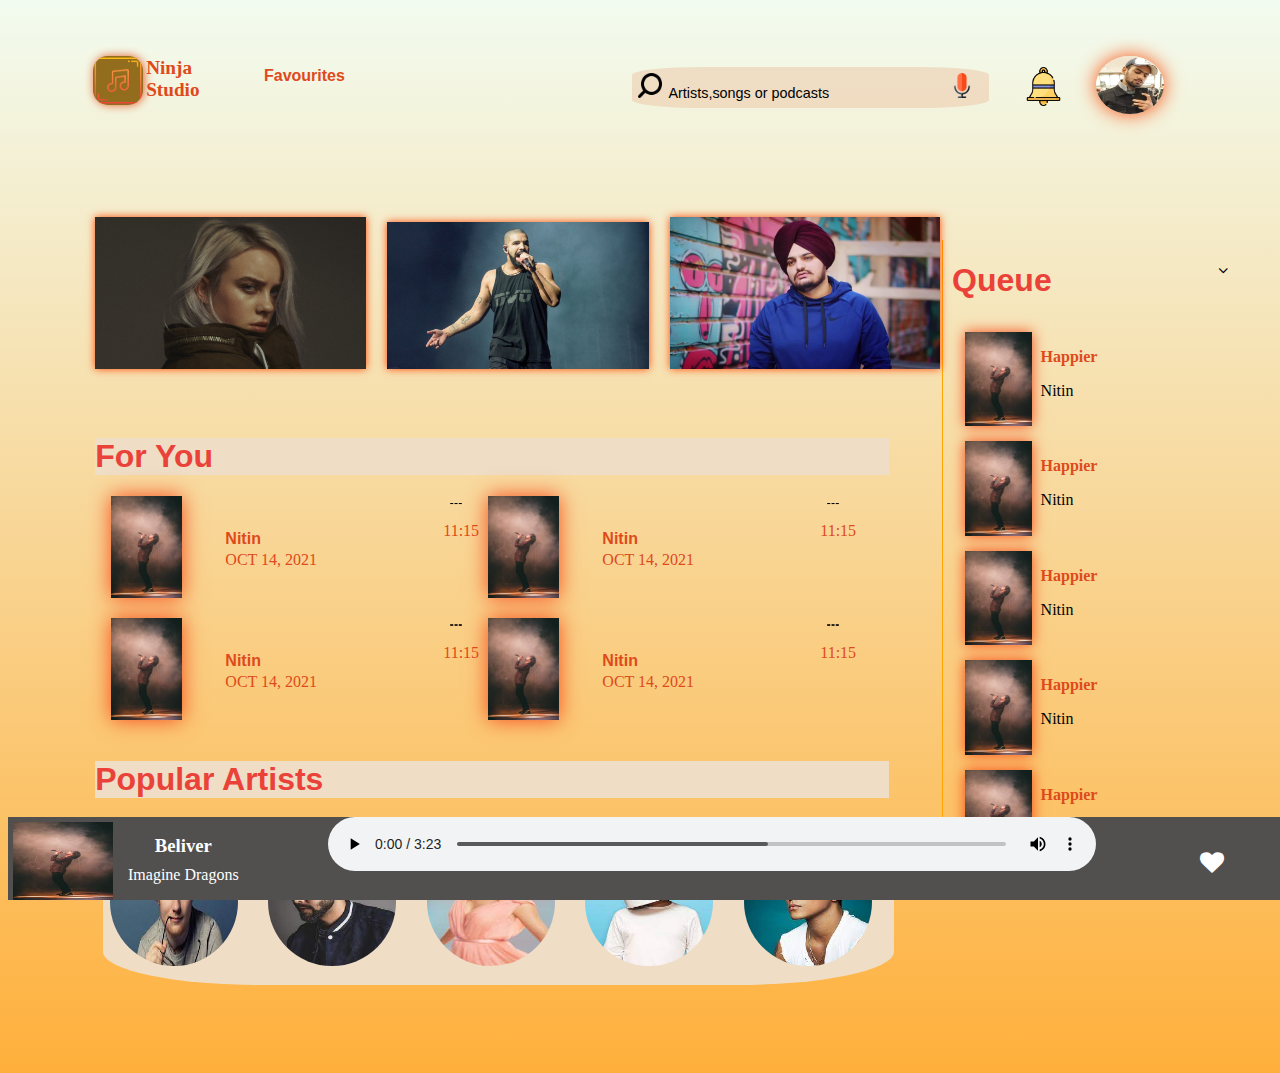
<file: index.html>
<!DOCTYPE html>
<html>
<head>
	<meta name="keywords" content="music musicplayer songs artists videos">
	<link rel="shortcut icon" type="image/x-icon" href="Assests/favicon.png">
	<link rel="stylesheet" href="https://cdnjs.cloudflare.com/ajax/libs/font-awesome/4.7.0/css/font-awesome.min.css">
	<link rel="stylesheet" type="text/css" href="indexCSS.css">
	<title>Ninja Studio</title>
</head>
<body>

	<header id="page-header">
		<div id="logo-container" class="header">
			<img src="Assests/favicon.png" alt="Ninja studio">
			<p>Ninja Studio</p>
		</div>
		<div id="favourties" class="header">
			<a href="">Favourites</a>
		</div>
		<div id="search-bar" class="header">
			<form id="search-bar-form">
				<div>
    				<a href="">
    					<img src="Assests/searchicon.png"/ class="search-bar-image" id="search-image">
    				</a>
    				<input type="text" name="search" placeholder="Artists,songs or podcasts">
    				<a href="">
    					<img src="Assests/micicon.png" class="search-bar-image" id="mic-image">
    				</a>
				</div>
			</form>
		</div>
		<div id="notification-bell-container" class="header">
			<a href="">
				<img src="Assests/bellicon.png">
			</a>
		</div>
		<div id="profile-pic-container" class="header">
			<img src="Assests/my1.jpg">
		</div>
	</header>

	<main>
		
		<section id="cover-photos">
			<img src="Assests/music1.jpg" id="music1">
			<img src="Assests/music2.jpg" id="music2">
			<img src="Assests/music3.jpg" id="music3">
		</section>

		<section id="special">
			<h1 class="section-heading">
				For You
			</h1>
			<div id="special-container">
				<div class="special-artist">
						<div class="special-artist-container">
						<div class="artist-image-container">
							<img src="Assests/artist.jpg">
						</div>
						<div class="artist-info-container">
							<p class="artist-name">Nitin</p>
							<p class="artist-date">OCT 14, 2021</p>
						</div>
						<div class="dropdown-list">
							<button class="button">
								<img src="Assests/dropdownicon.png" alt="dropdown-list-icon">
							</button>
							
							<div class="dropdown-content">
								<ul>
									<li>
						    			<a href="#">Add</a>
						    		</li>
						    		<li>
						  				<a href="file:///D:/webdevelop/Music%20Player/Playlist.html" target="_blank">Play</a>
						  			</li>
						  			<li>
						  				<a href="#">Favourite</a>
						  			</li>
						  		</ul>
						  	</div>
							<p id="artist-time">11:15</p>	
						</div>
					</div>
				</div>
				<div class="special-artist">
					<div class="special-artist-container">
						<div class="artist-image-container">
							<img src="Assests/artist.jpg">
						</div>
						<div class="artist-info-container">
							<p class="artist-name">Nitin</p>
							<p class="artist-date">OCT 14, 2021</p>
						</div>
						<div class="dropdown-list">
							<button class="button">
								<img src="Assests/dropdownicon.png" alt="dropdown-list-icon">
							</button>
							
							<div class="dropdown-content">
								<ul>
									<li>
						    			<a href="#">Add</a>
						    		</li>
						    		<li>
						  				<a href="file:///D:/webdevelop/Music%20Player/Playlist.html" target="_blank">Play</a>
						  			</li>
						  			<li>
						  				<a href="#">Favourite</a>
						  			</li>
						  		</ul>
						  	</div>
							<p id="artist-time">11:15</p>	
						</div>
					</div>
				</div>
				<div class="special-artist">
					<div class="special-artist-container">
						<div class="artist-image-container">
							<img src="Assests/artist.jpg">
						</div>
						<div class="artist-info-container">
							<p class="artist-name">Nitin</p>
							<p class="artist-date">OCT 14, 2021</p>
						</div>
						<div class="dropdown-list">
							<button class="button">
								<img src="Assests/dropdownicon.png" alt="dropdown-list-icon">
							</button>
							
							<div class="dropdown-content">
								<ul>
									<li>
						    			<a href="#">Add</a>
						    		</li>
						    		<li>
						  				<a href="file:///D:/webdevelop/Music%20Player/Playlist.html" target="_blank">Play</a>
						  			</li>
						  			<li>
						  				<a href="#">Favourite</a>
						  			</li>
						  		</ul>
						  	</div>
							<p id="artist-time">11:15</p>	
						</div>
					</div>
				</div>
				<div class="special-artist">
					<div class="special-artist-container">
						<div class="artist-image-container">
							<img src="Assests/artist.jpg">
						</div>
						<div class="artist-info-container">
							<p class="artist-name">Nitin</p>
							<p class="artist-date">OCT 14, 2021</p>
						</div>
						<div class="dropdown-list">
							<button class="button">
								<img src="Assests/dropdownicon.png" alt="dropdown-list-icon">
							</button>
							
							<div class="dropdown-content">
								<ul>
									<li>
						    			<a href="#">Add</a>
						    		</li>
						    		<li>
						  				<a href="file:///D:/webdevelop/Music%20Player/Playlist.html" target="_blank">Play</a>
						  			</li>
						  			<li>
						  				<a href="#">Favourite</a>
						  			</li>
						  		</ul>
						  	</div>
							<p id="artist-time">11:15</p>	
						</div>
					</div>
				</div>
					
				</div>
			</div>
		</section>

		<section id="popular-artists">
			<h1 class="section-heading">
				Popular Artists
			</h1>
			<div class="artist-photo-container">
				<div class="artist" id="EDsheeran">
					<p>Ed Sheeran</p>
				</div>
				<div class="artist" id="AP">
					<p>AP dhillon</p>
				</div>
				<div class="artist" id="taylor">
					<p>Taylor swift</p>
				</div>
				<div class="artist" id="marshmellow">
					<p>Marshmellow</p>
				</div>
				<div class="artist" id="bruno">
					<p>Bruno Mars</p>
				</div>
			</div>
		</section>
	</main>


	<aside>
		<i class="fa fa-bars" id="hamburger-icon"></i>
		<div class="queue-container">
			<div id="Queue-title-container">
				<h1 class="section-heading" style="background-color: inherit;">
					Queue
				</h1>
				<div id="queue-dropdownlist-conatiner">
					<i class="fa fa-angle-down icon-common"></i>
					<div class="dropdown-content">
						<ul>
							<li>
								<a href="">Favourites</a>
							</li>
							<li>
								<a href="file:///D:/webdevelop/Music%20Player/Playlist.html" target="_blank">Playlist</a>
							</li>
						</ul>
					</div>
				</div>
			</div>
			<div class="queue-songs-container">
				<div class="queue-artist">
					<div class="queue-artist-image-container">
						<a href="file:///D:/webdevelop/Music%20Player/Playlist.html" target="_blank">
						<img src="Assests/artist.jpg">
						</a>
						
					</div>
					<div class="queue-song-info-container">
						<p class="queue-song-name">Happier</p>
						<p class="queue-song-artist">Nitin</p>
					</div>
				</div>
				<div class="queue-artist">
					<div class="queue-artist-image-container">
						<a href="file:///D:/webdevelop/Music%20Player/Playlist.html" target="_blank">
						<img src="Assests/artist.jpg">
						</a>
					</div>
					<div class="queue-song-info-container">
						<p class="queue-song-name">Happier</p>
						<p class="queue-song-artist">Nitin</p>
					</div>
				</div>
				<div class="queue-artist">
					<div class="queue-artist-image-container">
						<a href="file:///D:/webdevelop/Music%20Player/Playlist.html" target="_blank">
						<img src="Assests/artist.jpg">
						</a>
					</div>
					<div class="queue-song-info-container">
						<p class="queue-song-name">Happier</p>
						<p class="queue-song-artist">Nitin</p>
					</div>
				</div>
				<div class="queue-artist">
					<div class="queue-artist-image-container">
						<a href="file:///D:/webdevelop/Music%20Player/Playlist.html" target="_blank">
						<img src="Assests/artist.jpg">
						</a>
					</div>
					<div class="queue-song-info-container">
						<p class="queue-song-name">Happier</p>
						<p class="queue-song-artist">Nitin</p>
					</div>
				</div>
				<div class="queue-artist">
					<div class="queue-artist-image-container">
						<a href="file:///D:/webdevelop/Music%20Player/Playlist.html" target="_blank">
						<img src="Assests/artist.jpg">
						</a>
					</div>
					<div class="queue-song-info-container">
						<p class="queue-song-name">Happier</p>
						<p class="queue-song-artist">Nitin</p>
					</div>
				</div>
			</div>
		</div>
	</aside>

	
	<footer>
		<div class="bottom-music-player">
	        
	        <div class="song-image">
	            <img src="Assests/artist.jpg">
	        </div>
		<!-- Song-Name -->
	        <div class="about-song">
	           <h3>Beliver</h3>
	            <p>Imagine Dragons</p>
	        </div>

        <!-- Heart for liking the song -->

		    <div class="heart-icon">
		        <i class="fa fa-heart"></i>
		    </div>

		    <div id="Song-container">
			    <audio controls>
				 	<source src="Assests/song.mp3" type="audio/mpeg">
				  	<source src="Assests/song.ogg" type="audio/ogg">
					Your browser does not support the audio element.
				</audio>
		    </div>

		</div>
	</footer>

<section id="bottom-section">
		<!-- Just To maintain some space -->
</section>

</body>
</html>
</file>
<file: indexCSS.css>
html {
    min-height: 100%;
}

body {
    background: linear-gradient(#9ae48c21, #ff9800c4);
}

/*THEME*/

:root{
	--theme-color : #de4a1b;
}

/*   HEADER  */

#page-header{
	height: 20%;
	display: flex;
	margin: 0% 3% 2%;
}


#logo-container{
	width: 12%;
	height: 41%;
    display: flex;
    margin-top: 4%;
    margin-left: 4%;
}


#logo-container:hover{
	opacity: 1.6;
	transform: scale(1.2);
	transition: 0.1s ease-in-out;
	transition-delay: 0.2s;
}

#logo-container img{
	width: 35%;
	height: 100%;
	background-color: #926d1d;
	border-radius: 30%;
	box-shadow: 1px 0px 10px #e45e2c;
}

#logo-container>p{
	font-family: cursive;
	font-weight: bolder;
	font-size: 120%;
	margin-left: 2%;
	margin-top: 1%;
	margin-bottom: 0%;
	color: var(--theme-color);
}


#favourties{
	display: flex;
	width: 18%;
	height: 5%;
	margin-top: 5%;
    margin-right: 3%;
    padding-left: 28px;
}

#favourties a{
	color: var(--theme-color);
	font-size: 1rem;
	font-family: sans-serif;
	font-weight: 600;
	transition: ease-in-out;
	transition-delay: 0.1s;
	text-decoration: none;
}

#favourties a:hover{
	color: #d1dc23d4;
	text-decoration: none;
	transform: scale(1.1);
}


#search-bar{
	width: 30%;
	height: 4%;
	background-color: #e69d7345;
	margin-top: 5%;
	margin-left: 10%;
	display: flex;
	border-top-left-radius: 20%;
	border-top-right-radius: 20%;
	border-bottom-right-radius: 20%;
	border-bottom-left-radius: 20%;
}

#search-bar-form{
	display: flex;
	width: 100%;
	justify-content: space-between;
}

#search-bar-form div{
	width: 100%;
	padding: 6px;
}

#search-bar-form input{
	width: 80%;
	background-color: inherit;
	border: 0;
	padding-top: 3%;
}

#search-bar-form input::placeholder{
	color: black;
	line-height: 1;
	font-size: 0.9rem;
	padding-bottom: 40px;
}

#search-bar-form a{
	text-decoration: none;
}

.search-bar-image{
	width: 7%;
}

.search-bar-image:hover{
	transform: scale(1.2);
	transition: 0.2s ease-in-out;
	transition-delay: 0.1s;
}

#search-image{
	align-self: left;
	background-color: inherit;
}

#search-bar #mic-image{
	text-align: right;
}

#notification-bell-container{
	width: 5%;
    margin: 5% 1% 1% 1%;
    padding: 0% 0% 0% 2%;
}

#notification-bell-container img{
	width: 65%;
}

#notification-bell-container img:hover{
	transform: scale(1.2);
	transition: 0.1s ease-in-out ;
	transition-delay: 0.1s;
}

#profile-pic-container{
	width: 8%;
	margin-top: 4%;
}

#profile-pic-container img{
	width: 72%;
	height: 70%;
	border-radius: 50%;
	box-shadow: 0px 0px 19px #f94f0f;
	transition: 0.3s ease-in-out ;
	transition-delay: 0.1s;
}

#profile-pic-container img:hover{
	transform: scale(1.2);
}

/*      MAIN         */

main{
	display: inline-block;
    width: 69%;
}

/*   TOP PHOTOs SECTION OF THE MAIN    */

#cover-photos{
	width: 100%;
	height: 40%;
	margin: 5% -10% 4% 9%;
}

#cover-photos img{
	box-shadow: 0px 0px 8px orangered;
	margin: 1%;
	transition: 0.7s ease-in-out;
}

#music1{  
								/*Billi eilish photo*/
	width: 31%;
    height: 40%;
    z-index: 0;
}

#music2{
								/*Drake photo*/
	width: 30%;
    height: 40%;
    z-index: 0;
}

#music3{
								/*Sidhu moosewala photo*/
	width: 31%;
    height: 40%;
    z-index: 0;
}

#cover-photos img:hover{
	transform: scale(1.5) !important;
	background-size: contain;
	z-index: 1;
}


/*		FOR YOU SECTION		*/

#special{
	display:inline-block;
	width: 91%;
	height: 40%;
	margin-left: 10%;
}

.section-heading{
	background-color: #efddc5 ;
	color: #ea4139;
	font-family: sans-serif;
}

#special-container{
	width: 100%;
}

.special-artist{
	display: inline-block;
	width: 45%;
	height: 16%;
	margin-bottom: 2%;
	margin-left: 2%;
}

.special-artist-container{
	display: flex;
	justify-content: space-between;
}

.artist-image-container{
	width: 20%;
}

.artist-image-container img{
	width: 100%;
	box-shadow: 0 0 20px #f54a19;
}

.artist-info-container{
	width: 34%;
	margin-top: 7%;
	margin-left: -15%;
	line-height: 0.3;
}

.artist-name{
	font-family: sans-serif;
	font-weight: bold;
	color: var(--theme-color);
}

.artist-date{
	color: var(--theme-color);
	font-family: cursive;
}

.dropdown-list{
	width: 7%;
	line-height: 0.3;
}

.dropdown-list button{
	background-color: inherit;
	border: 0;
}

.dropdown-list img{
	width: 90%;
}

.dropdown-content{
	display: none;
	width: auto;
	height: auto;
	color: orange;
	background-color: #f8d798;
	font-weight: bold;
	font-family: cursive;
	transform: translateX(-80px);
	transition: ease-in-out;

	margin-right: 30%;
    box-shadow: 0px 4px 8px 1px #535547;
}

.dropdown-list ul{
	margin: 0.2rem 0.2rem;
    text-align: left;
    padding: 0.5rem 0.8rem 0px;
}

.dropdown-content li{
	margin-bottom: 0.9rem;
	margin-left: 0.4rem;
}

.dropdown-content a{
	text-decoration: none;
}

.dropdown-list p{
	color: var(--theme-color);
	font-family: cursive;
}

.dropdown-list img:hover{
	border-radius: 50%;
	box-shadow: 0px 0px 7px floralwhite;
}

.dropdown-list:hover .dropdown-content{
	display: block;
	position: absolute;
}


/*		POPULAR ARTIST SECTION 		*/


#popular-artists{
	display: inline-block;
	width: 91%;
	height: 23%;
	margin-left: 10%;
}

.artist-photo-container{
	display: flex;
	width: 98%;
	height: 80%;
	flex-wrap: wrap;
	justify-content: space-between;
	background-color: #efddc5;
	margin-left: 1%;
	border-top-left-radius: 20%;
	border-top-right-radius: 20%;
	border-bottom-right-radius: 20%;
	border-bottom-left-radius: 20%;
	padding: 0.2rem 0.4rem;
}

.artist{
	width: 17%;
	border-radius: 50%;
	background-size:  104% 101%;
	margin: 2% 0px;
	text-align: center;
}

.artist p{
	margin-top: 40%;
	font-family: cursive;
	font-weight: bolder;
	color: transparent;
	font-size: 1.1rem;
}

#EDsheeran{
	width: 8rem;
	background-image: url(Assests/edsheeran.jpg);
	background-repeat: no-repeat;
}

#AP{
	width: 8em;
	height: 8em;
	background-image: url(Assests/AP.jpg);
}

#taylor{
	width: 8em;
	background-image: url(Assests/taylor.jpg);
}

#bruno{
	width: 8em;
	background-image: url(Assests/bruno.jpg);
	margin-right: 2%;
}

#marshmellow{
	width: 8em;
	background-image: url(Assests/marshmellow.jpg);
}

.artist:hover{
	box-shadow: 0 0 20px #74ADC8;
}

.artist:hover p{
	background-color: #80808078;
	color: whitesmoke;
}

/*	ASIDE SECTION 	*/

aside{
	display: inline-block;
	width: 23%;
    margin: 6% 3% 7% 4%;
    float: right;
    border-left: 1px solid orange;
}

#hamburger-icon{
	display: none;
}

#Queue-title-container{
	display: flex;
	width: 100%;
	margin: 0 1% 4% 1%;
	padding: 0 2% 0 2%;
	flex-wrap: wrap;
	text-align: top;
	justify-content: space-between;
}

#queue-dropdownlist-conatiner{
	margin: 7.5% 5% 0% 0%;
}

#queue-dropdownlist-conatiner:hover .dropdown-content{
	display: block;
	position: absolute;
}

.queue-songs-container{
	width: 95%;
	display: flex;
	flex-wrap: wrap;
}

.queue-artist{
	display: flex;
	width: 80%;
	height: 10%;
	flex-wrap: wrap;
	margin-left: 8%;
	margin-bottom: 4%;
}

.queue-artist-image-container{
	width: 30%;
	text-align: center;
}

.queue-artist-image-container img{
	width: 100%;
	box-shadow: 0 0 13px #f54a19;
}

.queue-song-info-container{
	display: inline-block;
	width: 15%;
	flex-wrap: wrap;
	margin-left: 4%;
}

.queue-song-info-container p{
	font-size: 1rem;
}

.queue-song-name{
	color: var(--theme-color);
	font-weight: bold;
	font-family: cursive;
}


/*FOOTER SECTION*/

footer{
	width: 100%;
}

/*/bottom music player/*/

.bottom-music-player{
    display: flex;
    width:100%;
    background-color:#524f4f;
    position: absolute;
    position: fixed;
    bottom:0;
    z-index: 2;
}

.song-image{
    width: 100px;
    height: 50px;
    margin: 5px;
    background-repeat: no-repeat;
    background-size: contain;
}

.song-image img{
    width: 100%;
    height: 157%;
}

/*Song name and Singer name*/

.about-song h3{
    margin-left: 10px;
    color: white;
    text-align: center;
}
.about-song p{
    text-align: center;
    margin-top: -10px;
    margin-left: 10px;
    color: white;
}
/*/adding heart to like the song/*/
.heart-icon{
    position: absolute;
    color: white;
    font-size: 1.5rem;
    right: 5%;
    top: 40%;
  }

.heart-icon:hover{
    color:  red;
    transform: scale(1.2);
}

#Song-container{
	width: 60%;
	margin-left: 7%;
	
}

#Song-container audio{
	width: 100%;
}


/*BOTTOM GAP*/

#bottom-section{
	height: 10%;
	margin-bottom: 7%;
	background-color: inherit;
}

/*	 MEDIA QUERIES  	*/

@media screen and ( max-width : 1080px){

	/*	MAIN HEADER */
	#cover-photos{
		display: flex;
		flex-direction: column;
	}

	#cover-photos img{
		width: 50%;
		margin-left: 20%;
	}

	/* 	FOR YOU SECTION 	*/

	#special-container{
		display: flex;
		flex-direction: column;
	}

	.special-artist{
		width: 90%;
	}
}

@media screen and (max-width: 800px){

	/* 	HEADER 	*/
	header{
		display: flex;
		justify-content: space-between;
	}
	#logo-container img{
		width: 55%;
	}
	#favourties{
		display: none;
	}
	#notification-bell-container{
		display: none;
	}

	#search-bar{
		width: 50%;
	}
	#profile-pic-container{
		width: 14%;
	}

	/*	FOOTER 	*/
	.song-image{
		display: none;
	}
	#audio-current-time{
		display: none;
	}
	#audio-end{
		display: none;
	}
	.increase-song-width{
		display: none;
	}
}

@media screen and (max-width: 580px){

	/*	HEADER 	*/
	#logo-container img{
		width: 80%;
	}
	#search-bar{
		width: 40%;
	}

	/*	FOR YOU SECTION 	*/
	.artist-date{
		display: none;
	}

	/*	ASIDE 	*/
	aside{
		border: none;
	}

	.queue-container{
		display: none;
		width: 100%
		transition: 0.4s ease-in-out;
		transform-origin: right;
	}

	.queue-song-artist{
		display: none;
	}

	#hamburger-icon{
		display: block;
		text-align: right;
	}

	.dropdown-content{
		text-align: left;
		transform: translateX(-100px);
	}

	aside:hover .queue-container{
		display: block;
		position: absolute;
	}

	/*	FOOTER 	*/
	footer{
		display: none;	
	}
	
}

@media screen and (max-width: 570px){
	#search-bar-form input{
		width: 75%;
	}
}
</file>
